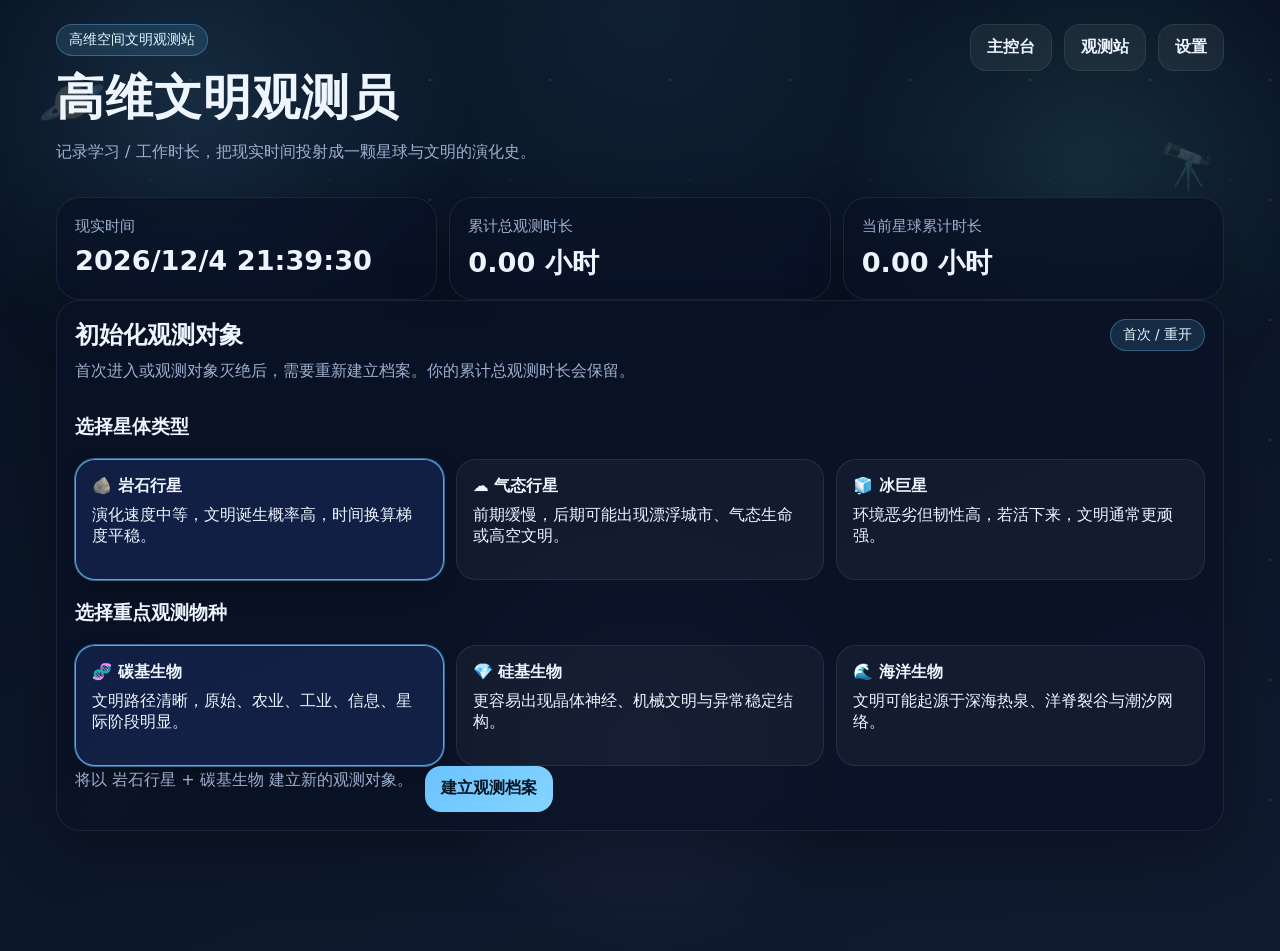
<file: index.html>
<!DOCTYPE html>
<html lang="zh-CN">
<head>
  <meta charset="UTF-8" />
  <meta name="viewport" content="width=device-width, initial-scale=1.0" />
  <meta name="theme-color" content="#08121f" />
  <title>高维文明观测员</title>
  <link rel="stylesheet" href="./styles.css" />
</head>
<body data-theme="nebula">
  <div class="sticker sticker-a">🪐</div>
  <div class="sticker sticker-b">🔭</div>
  <div class="sticker sticker-c">✨</div>

  <div class="app-shell">
    <header class="topbar">
      <div class="brand">
        <span class="badge">高维空间文明观测站</span>
        <h1>高维文明观测员</h1>
        <p class="subtle">
          记录学习 / 工作时长，把现实时间投射成一颗星球与文明的演化史。
        </p>
      </div>

      <div class="header-actions desktop-only">
        <button class="btn btn-ghost nav-button" data-nav="main">主控台</button>
        <button class="btn btn-ghost nav-button" data-nav="report">观测站</button>
        <button class="btn btn-ghost nav-button" data-nav="settings">设置</button>
      </div>
    </header>

    <section class="grid-secondary">
      <div class="card stat">
        <span>现实时间</span>
        <strong id="nowTime">--</strong>
      </div>
      <div class="card stat">
        <span>累计总观测时长</span>
        <strong id="lifetimeHours">0.00 小时</strong>
      </div>
      <div class="card stat">
        <span>当前星球累计时长</span>
        <strong id="worldHours">0.00 小时</strong>
      </div>
    </section>

    <section id="setupView" class="card hidden">
      <div class="section-head">
        <div>
          <h2>初始化观测对象</h2>
          <p class="subtle">
            首次进入或观测对象灭绝后，需要重新建立档案。你的累计总观测时长会保留。
          </p>
        </div>
        <span class="badge">首次 / 重开</span>
      </div>

      <p id="setupNotice" class="notice hidden"></p>

      <div class="setup-columns">
        <div>
          <h3>选择星体类型</h3>
          <div class="choice-grid">
            <label class="choice-card">
              <input type="radio" name="planetType" value="rock" checked />
              <div class="choice-body">
                <div class="choice-title">🪨 岩石行星</div>
                <p>演化速度中等，文明诞生概率高，时间换算梯度平稳。</p>
              </div>
            </label>

            <label class="choice-card">
              <input type="radio" name="planetType" value="gas" />
              <div class="choice-body">
                <div class="choice-title">☁️ 气态行星</div>
                <p>前期缓慢，后期可能出现漂浮城市、气态生命或高空文明。</p>
              </div>
            </label>

            <label class="choice-card">
              <input type="radio" name="planetType" value="ice" />
              <div class="choice-body">
                <div class="choice-title">🧊 冰巨星</div>
                <p>环境恶劣但韧性高，若活下来，文明通常更顽强。</p>
              </div>
            </label>
          </div>
        </div>

        <div>
          <h3>选择重点观测物种</h3>
          <div class="choice-grid">
            <label class="choice-card">
              <input type="radio" name="speciesFocus" value="carbon" checked />
              <div class="choice-body">
                <div class="choice-title">🧬 碳基生物</div>
                <p>文明路径清晰，原始、农业、工业、信息、星际阶段明显。</p>
              </div>
            </label>

            <label class="choice-card">
              <input type="radio" name="speciesFocus" value="silicon" />
              <div class="choice-body">
                <div class="choice-title">💎 硅基生物</div>
                <p>更容易出现晶体神经、机械文明与异常稳定结构。</p>
              </div>
            </label>

            <label class="choice-card">
              <input type="radio" name="speciesFocus" value="ocean" />
              <div class="choice-body">
                <div class="choice-title">🌊 海洋生物</div>
                <p>文明可能起源于深海热泉、洋脊裂谷与潮汐网络。</p>
              </div>
            </label>
          </div>
        </div>
      </div>

      <div class="setup-footer">
        <p class="subtle" id="setupPreview">
          默认会用岩石行星 + 碳基生物建立你的第一颗观测星球。
        </p>
        <button class="btn btn-primary" id="createWorldButton">建立观测档案</button>
      </div>
    </section>

    <section id="mainView" class="grid-main hidden">
      <div class="card">
        <div class="section-head">
          <div>
            <h2>主控台</h2>
            <p class="subtle">开始 / 暂停计时，累积现实世界的学习或工作时长。</p>
          </div>
          <span class="badge" id="statusBadge">待机中</span>
        </div>

        <div class="meter-row">
          <div>
            <span class="label">上次离开至今</span>
            <strong id="offlineDuration">首次进入，暂无离线记录</strong>
          </div>
          <div>
            <span class="label">待返回观测站结算</span>
            <strong id="pendingHours">0 分钟</strong>
          </div>
        </div>

        <div class="timer-panel">
          <div class="timer-number" id="sessionTimer">00:00:00</div>
          <p class="subtle" id="timerHint">当前在线观测尚未开始</p>

          <div class="button-row">
            <button class="btn btn-primary" id="startButton">▶ 开始观测</button>
            <button class="btn btn-ghost" id="pauseButton">⏸ 暂停观测</button>
            <button class="btn btn-secondary" id="stationButton">🔭 返回观测站</button>
          </div>
        </div>

        <div class="progress-block">
          <div class="section-head">
            <div>
              <h3 id="stageName">星球诞生</h3>
              <p class="subtle" id="stageDescription">无生命，仅地质活动与大气形成。</p>
            </div>
            <strong id="planetTimeRule">现实 2h = 1 亿年</strong>
          </div>

          <div class="progress">
            <span id="stageProgressBar"></span>
          </div>
          <p class="subtle" id="stageProgressText">距离下一阶段还需 5 小时。</p>
        </div>
      </div>

      <div class="side-stack">
        <div class="card">
          <div class="section-head">
            <div>
              <h2>当前观测对象</h2>
              <p class="subtle">如果观测到灭绝，你需要重新选择对象，但总时长不会清零。</p>
            </div>
          </div>

          <div class="profile-grid">
            <div class="profile-item">
              <span class="label">星体类型</span>
              <strong id="planetValue">-</strong>
            </div>

            <div class="profile-item">
              <span class="label">重点物种</span>
              <strong id="speciesValue">-</strong>
            </div>

            <div class="profile-item">
              <span class="label">观测员生涯起点</span>
              <strong id="observerSince">-</strong>
            </div>

            <div class="profile-item">
              <span class="label">当前状态</span>
              <strong id="aliveState">-</strong>
            </div>
          </div>

          <div class="traits" id="traitTags"></div>
          <div class="note-panel" id="branchNotes"></div>
        </div>

        <div class="card">
          <div class="section-head">
            <div>
              <h2>最近观测摘要</h2>
              <p class="subtle">简报、关键选项与毁灭记录会保留在这里。</p>
            </div>
          </div>
          <div class="log-list" id="recentLog"></div>
        </div>
      </div>
    </section>

    <section id="reportView" class="card hidden">
      <div class="section-head">
        <div>
          <h2>观测简报</h2>
          <p class="subtle" id="reportStageMeta">返回观测站后，这里会生成新的世界变化。</p>
        </div>
        <span class="badge" id="reportTypeBadge">待命中</span>
      </div>

      <div class="report-hero">
        <div class="report-icon" id="reportIcon">🔭</div>
        <div>
          <h3 id="reportTitle">暂无新简报</h3>
          <p class="subtle" id="reportMeta">开始计时、暂停或离线回来后，再返回观测站查看。</p>
        </div>
      </div>

      <div class="report-body" id="reportText">观测站仍在监听星海。</div>
      <div class="option-list" id="reportOptions"></div>

      <div class="button-row">
        <button class="btn btn-primary" id="reportContinueButton">返回主控台</button>
        <button class="btn btn-danger hidden" id="reportRestartButton">重新选择观测对象</button>
      </div>
    </section>

    <section id="settingsView" class="card hidden">
      <div class="section-head">
        <div>
          <h2>设置</h2>
          <p class="subtle">
            数据默认保存在浏览器本地。清理浏览器缓存会丢失本地记录。
          </p>
        </div>
      </div>

      <div class="settings-grid">
        <div class="setting-item">
          <h3>界面主题</h3>
          <p class="subtle" id="themeLabel">当前主题：深空观测站</p>
          <div class="button-row">
            <button class="btn btn-ghost" id="themeToggleButton">切换主题</button>
          </div>
        </div>

        <div class="setting-item">
          <h3>重置当前星球</h3>
          <p class="subtle">仅清空当前星球，保留观测员累计总时长与首次使用时间。</p>
          <div class="button-row">
            <button class="btn btn-danger" id="resetWorldButton">重新选择星球</button>
          </div>
        </div>

        <div class="setting-item">
          <h3>清空全部数据</h3>
          <p class="subtle">删除本地全部记录，包括总时长、世界线与简报历史。</p>
          <div class="button-row">
            <button class="btn btn-danger" id="clearAllButton">彻底清空</button>
          </div>
        </div>
      </div>
    </section>

    <nav class="mobile-nav">
      <button class="btn btn-ghost nav-button" data-nav="main">主控台</button>
      <button class="btn btn-ghost nav-button" data-nav="report">观测站</button>
      <button class="btn btn-ghost nav-button" data-nav="settings">设置</button>
    </nav>
  </div>

  <script src="./app.js"></script>
</body>
</html>
</file>
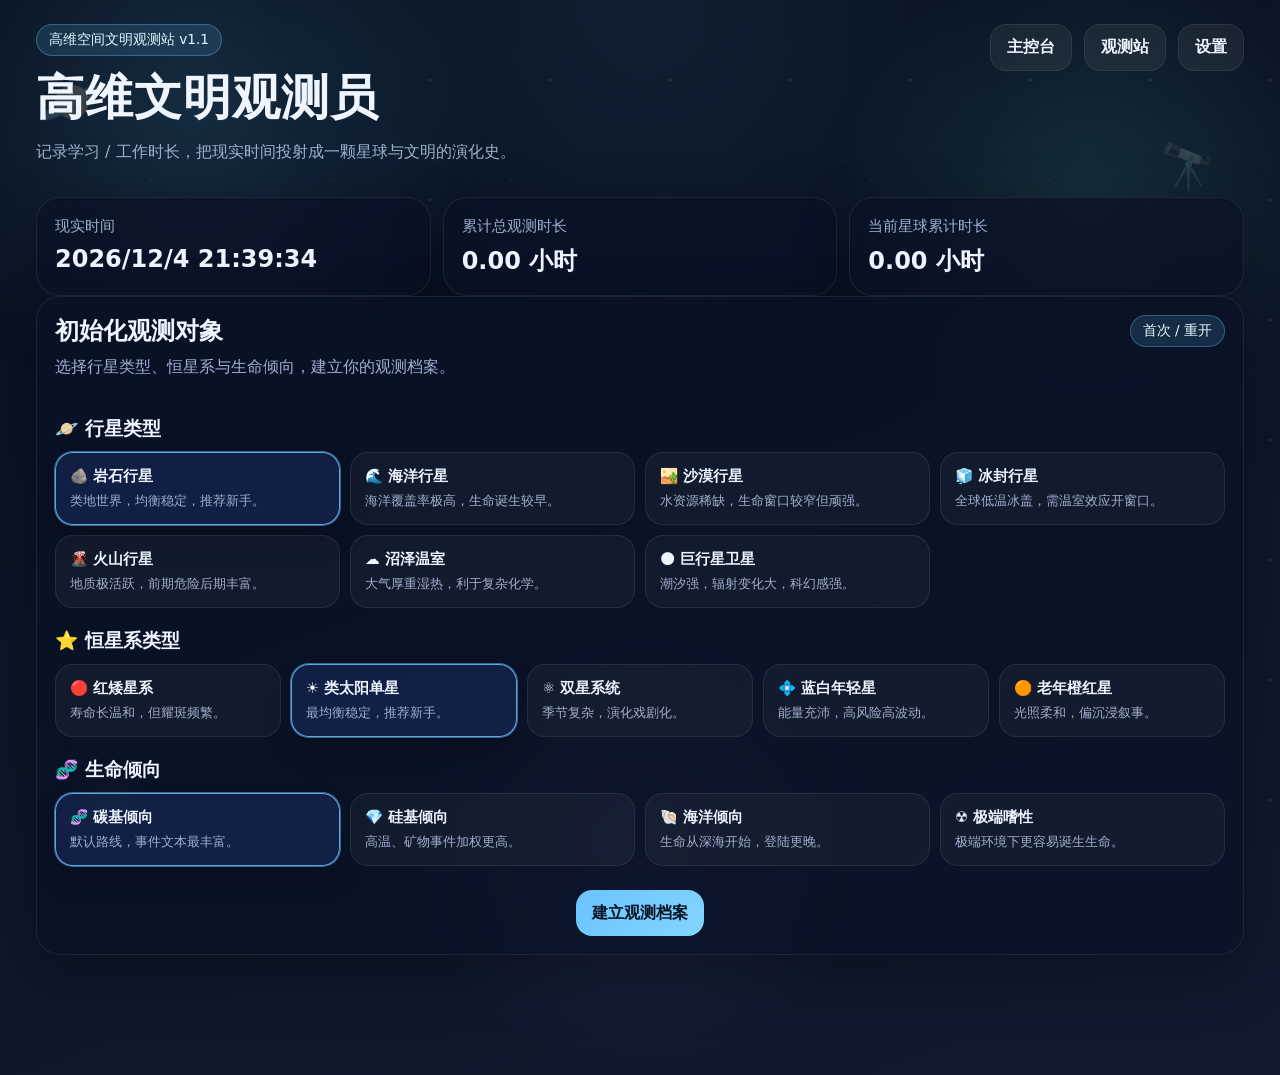
<file: mnt/user-data/outputs/index.html>
<!DOCTYPE html>
<html lang="zh-CN">
<head>
  <meta charset="UTF-8" />
  <meta name="viewport" content="width=device-width, initial-scale=1.0" />
  <meta name="theme-color" content="#08121f" />
  <title>高维文明观测员 v1.1</title>
  <link rel="stylesheet" href="./styles.css" />
</head>
<body data-theme="nebula">
  <div class="sticker sticker-a">🪐</div>
  <div class="sticker sticker-b">🔭</div>
  <div class="sticker sticker-c">✨</div>

  <div class="app-shell">
    <header class="topbar">
      <div class="brand">
        <span class="badge">高维空间文明观测站 v1.1</span>
        <h1>高维文明观测员</h1>
        <p class="subtle">
          记录学习 / 工作时长，把现实时间投射成一颗星球与文明的演化史。
        </p>
      </div>
      <div class="header-actions desktop-only">
        <button class="btn btn-ghost nav-button" data-nav="main">主控台</button>
        <button class="btn btn-ghost nav-button" data-nav="report">观测站</button>
        <button class="btn btn-ghost nav-button" data-nav="settings">设置</button>
      </div>
    </header>

    <!-- ─── 顶部统计 ─── -->
    <section class="grid-secondary">
      <div class="card stat">
        <span>现实时间</span>
        <strong id="nowTime">--</strong>
      </div>
      <div class="card stat">
        <span>累计总观测时长</span>
        <strong id="lifetimeHours">0.00 小时</strong>
      </div>
      <div class="card stat">
        <span>当前星球累计时长</span>
        <strong id="worldHours">0.00 小时</strong>
      </div>
    </section>

    <!-- ═══════════════════════════════════ -->
    <!--           初始设定页               -->
    <!-- ═══════════════════════════════════ -->
    <section id="setupView" class="card hidden">
      <div class="section-head">
        <div>
          <h2>初始化观测对象</h2>
          <p class="subtle">选择行星类型、恒星系与生命倾向，建立你的观测档案。</p>
        </div>
        <span class="badge">首次 / 重开</span>
      </div>

      <p id="setupNotice" class="notice hidden"></p>

      <div class="setup-section">
        <h3>🪐 行星类型</h3>
        <div class="choice-grid choice-grid-7">
          <label class="choice-card">
            <input type="radio" name="planetType" value="rock" checked />
            <div class="choice-body">
              <div class="choice-title">🪨 岩石行星</div>
              <p>类地世界，均衡稳定，推荐新手。</p>
            </div>
          </label>
          <label class="choice-card">
            <input type="radio" name="planetType" value="ocean" />
            <div class="choice-body">
              <div class="choice-title">🌊 海洋行星</div>
              <p>海洋覆盖率极高，生命诞生较早。</p>
            </div>
          </label>
          <label class="choice-card">
            <input type="radio" name="planetType" value="desert" />
            <div class="choice-body">
              <div class="choice-title">🏜️ 沙漠行星</div>
              <p>水资源稀缺，生命窗口较窄但顽强。</p>
            </div>
          </label>
          <label class="choice-card">
            <input type="radio" name="planetType" value="ice" />
            <div class="choice-body">
              <div class="choice-title">🧊 冰封行星</div>
              <p>全球低温冰盖，需温室效应开窗口。</p>
            </div>
          </label>
          <label class="choice-card">
            <input type="radio" name="planetType" value="volcanic" />
            <div class="choice-body">
              <div class="choice-title">🌋 火山行星</div>
              <p>地质极活跃，前期危险后期丰富。</p>
            </div>
          </label>
          <label class="choice-card">
            <input type="radio" name="planetType" value="swamp" />
            <div class="choice-body">
              <div class="choice-title">☁️ 沼泽温室</div>
              <p>大气厚重湿热，利于复杂化学。</p>
            </div>
          </label>
          <label class="choice-card">
            <input type="radio" name="planetType" value="moon" />
            <div class="choice-body">
              <div class="choice-title">🌑 巨行星卫星</div>
              <p>潮汐强，辐射变化大，科幻感强。</p>
            </div>
          </label>
        </div>
      </div>

      <div class="setup-section">
        <h3>⭐ 恒星系类型</h3>
        <div class="choice-grid choice-grid-5">
          <label class="choice-card">
            <input type="radio" name="starSystem" value="red_dwarf" />
            <div class="choice-body">
              <div class="choice-title">🔴 红矮星系</div>
              <p>寿命长温和，但耀斑频繁。</p>
            </div>
          </label>
          <label class="choice-card">
            <input type="radio" name="starSystem" value="sun_like" checked />
            <div class="choice-body">
              <div class="choice-title">☀️ 类太阳单星</div>
              <p>最均衡稳定，推荐新手。</p>
            </div>
          </label>
          <label class="choice-card">
            <input type="radio" name="starSystem" value="binary" />
            <div class="choice-body">
              <div class="choice-title">⚛️ 双星系统</div>
              <p>季节复杂，演化戏剧化。</p>
            </div>
          </label>
          <label class="choice-card">
            <input type="radio" name="starSystem" value="blue_white" />
            <div class="choice-body">
              <div class="choice-title">💠 蓝白年轻星</div>
              <p>能量充沛，高风险高波动。</p>
            </div>
          </label>
          <label class="choice-card">
            <input type="radio" name="starSystem" value="old_orange" />
            <div class="choice-body">
              <div class="choice-title">🟠 老年橙红星</div>
              <p>光照柔和，偏沉浸叙事。</p>
            </div>
          </label>
        </div>
      </div>

      <div class="setup-section">
        <h3>🧬 生命倾向</h3>
        <div class="choice-grid choice-grid-4">
          <label class="choice-card">
            <input type="radio" name="lifeBias" value="carbon" checked />
            <div class="choice-body">
              <div class="choice-title">🧬 碳基倾向</div>
              <p>默认路线，事件文本最丰富。</p>
            </div>
          </label>
          <label class="choice-card">
            <input type="radio" name="lifeBias" value="silicon" />
            <div class="choice-body">
              <div class="choice-title">💎 硅基倾向</div>
              <p>高温、矿物事件加权更高。</p>
            </div>
          </label>
          <label class="choice-card">
            <input type="radio" name="lifeBias" value="oceanic" />
            <div class="choice-body">
              <div class="choice-title">🐚 海洋倾向</div>
              <p>生命从深海开始，登陆更晚。</p>
            </div>
          </label>
          <label class="choice-card">
            <input type="radio" name="lifeBias" value="extremophile" />
            <div class="choice-body">
              <div class="choice-title">☢️ 极端嗜性</div>
              <p>极端环境下更容易诞生生命。</p>
            </div>
          </label>
        </div>
      </div>

      <div class="setup-footer">
        <button class="btn btn-primary" id="createWorldButton">建立观测档案</button>
      </div>
    </section>

    <!-- ═══════════════════════════════════ -->
    <!--             主控台                 -->
    <!-- ═══════════════════════════════════ -->
    <section id="mainView" class="grid-main hidden">
      <div class="card main-left">
        <div class="section-head">
          <div>
            <h2>主控台</h2>
            <p class="subtle">开始 / 暂停计时，累积观测时长。</p>
          </div>
          <span class="badge" id="statusBadge">待机中</span>
        </div>

        <div class="meter-row">
          <div>
            <span class="label">待返回观测站结算</span>
            <strong id="pendingHours">0 分钟</strong>
          </div>
          <div>
            <span class="label">生命窗口</span>
            <strong id="lifeWindowStatus">🔴 未开启</strong>
          </div>
        </div>

        <div class="timer-panel">
          <div class="timer-number" id="sessionTimer">00:00:00</div>
          <p class="subtle" id="timerHint">观测尚未开始</p>
          <div class="button-row">
            <button class="btn btn-primary" id="startButton">▶ 开始观测</button>
            <button class="btn btn-ghost" id="pauseButton">⏸ 暂停观测</button>
            <button class="btn btn-secondary" id="stationButton">🔭 返回观测站</button>
          </div>
        </div>

        <div class="progress-block">
          <div class="section-head">
            <div>
              <h3 id="stageName">星云凝聚</h3>
              <p class="subtle" id="stageDescription">尘埃盘汇聚中。</p>
            </div>
          </div>
          <div class="progress">
            <span id="stageProgressBar"></span>
          </div>
          <p class="subtle" id="stageProgressText"></p>
        </div>

        <!-- 自然参数面板 -->
        <div class="params-section">
          <h3>🌍 自然参数</h3>
          <div class="params-grid" id="paramsPanel"></div>
        </div>

        <!-- 文明参数面板 -->
        <div class="params-section">
          <h3>🏛️ 文明参数</h3>
          <div class="params-grid" id="civParamsPanel"></div>
        </div>
      </div>

      <div class="side-stack">
        <!-- 世界图案 -->
        <div class="card glyph-card">
          <h3 style="margin-bottom:8px;">观测对象状态</h3>
          <div id="worldGlyphContainer" class="glyph-container"></div>
          <div class="profile-grid">
            <div class="profile-item">
              <span class="label">行星类型</span>
              <strong id="planetValue">-</strong>
            </div>
            <div class="profile-item">
              <span class="label">恒星系</span>
              <strong id="starValue">-</strong>
            </div>
            <div class="profile-item">
              <span class="label">生命倾向</span>
              <strong id="biasValue">-</strong>
            </div>
            <div class="profile-item">
              <span class="label">观测员起点</span>
              <strong id="observerSince">-</strong>
            </div>
            <div class="profile-item full-width">
              <span class="label">当前状态</span>
              <strong id="aliveState">-</strong>
            </div>
          </div>
        </div>

        <div class="card">
          <h3>最近观测摘要</h3>
          <div class="log-list" id="recentLog"></div>
        </div>
      </div>
    </section>

    <!-- ═══════════════════════════════════ -->
    <!--           观测简报页               -->
    <!-- ═══════════════════════════════════ -->
    <section id="reportView" class="card hidden">
      <div class="section-head">
        <div>
          <h2>观测简报</h2>
          <p class="subtle" id="reportStageMeta"></p>
        </div>
        <span class="badge" id="reportTypeBadge">待命中</span>
      </div>

      <div class="report-layout">
        <div class="report-glyph-area" id="reportGlyph"></div>
        <div class="report-content-area">
          <div class="report-hero">
            <div class="report-icon" id="reportIcon">🔭</div>
            <div>
              <h3 id="reportTitle">暂无新简报</h3>
              <p class="subtle" id="reportMeta"></p>
            </div>
          </div>
          <div class="report-body" id="reportText">观测站仍在监听星海。</div>
          <div class="option-list" id="reportOptions"></div>
          <div class="button-row" style="margin-top:16px;">
            <button class="btn btn-primary" id="reportContinueButton">返回主控台</button>
            <button class="btn btn-danger hidden" id="reportRestartButton">重新选择观测对象</button>
          </div>
        </div>
      </div>
    </section>

    <!-- ═══════════════════════════════════ -->
    <!--              设置页                -->
    <!-- ═══════════════════════════════════ -->
    <section id="settingsView" class="card hidden">
      <div class="section-head">
        <div>
          <h2>设置</h2>
          <p class="subtle">数据保存在浏览器本地。</p>
        </div>
      </div>
      <div class="settings-grid">
        <div class="setting-item">
          <h3>界面主题</h3>
          <p class="subtle" id="themeLabel">当前主题：深空观测站</p>
          <button class="btn btn-ghost" id="themeToggleButton">切换主题</button>
        </div>
        <div class="setting-item">
          <h3>重置当前星球</h3>
          <p class="subtle">仅清空当前星球，保留累计总时长。</p>
          <button class="btn btn-danger" id="resetWorldButton">重新选择星球</button>
        </div>
        <div class="setting-item">
          <h3>清空全部数据</h3>
          <p class="subtle">删除本地全部记录。</p>
          <button class="btn btn-danger" id="clearAllButton">彻底清空</button>
        </div>
      </div>
    </section>

    <nav class="mobile-nav">
      <button class="btn btn-ghost nav-button" data-nav="main">主控台</button>
      <button class="btn btn-ghost nav-button" data-nav="report">观测站</button>
      <button class="btn btn-ghost nav-button" data-nav="settings">设置</button>
    </nav>
  </div>

  <script src="./app.js"></script>
</body>
</html>
</file>
<file: styles.css>
:root {
  --bg1: #07111f;
  --bg2: #101b30;
  --card: rgba(10, 18, 38, 0.75);
  --line: rgba(255, 255, 255, 0.08);
  --text: #eef5ff;
  --muted: #9db0cf;
  --accent: #6bc2ff;
  --accent2: #67efd8;
  --danger: #ff7b96;
  --shadow: rgba(0, 0, 0, 0.3);
}

body[data-theme="aurora"] {
  --bg1: #08192b;
  --bg2: #103044;
  --card: rgba(8, 24, 34, 0.75);
  --line: rgba(129, 247, 230, 0.12);
  --text: #eefeff;
  --muted: #a8cad1;
  --accent: #90ddff;
  --accent2: #8dffc0;
}

* {
  box-sizing: border-box;
}

html, body {
  margin: 0;
  min-height: 100%;
}

body {
  font-family: "Inter", "PingFang SC", "Microsoft YaHei", system-ui, sans-serif;
  color: var(--text);
  background:
    radial-gradient(circle at 15% 10%, rgba(107, 194, 255, 0.14), transparent 20%),
    radial-gradient(circle at 85% 18%, rgba(103, 239, 216, 0.11), transparent 18%),
    radial-gradient(circle at 50% 78%, rgba(177, 128, 255, 0.10), transparent 22%),
    linear-gradient(160deg, var(--bg1), var(--bg2));
  position: relative;
  overflow-x: hidden;
}

body::before,
body::after {
  content: "";
  position: fixed;
  inset: 0;
  pointer-events: none;
  z-index: 0;
}

body::before {
  background-image:
    radial-gradient(circle, rgba(255, 255, 255, 0.55) 1px, transparent 1px),
    radial-gradient(circle, rgba(255, 255, 255, 0.22) 1px, transparent 1px);
  background-size: 120px 120px, 180px 180px;
  background-position: 10px 20px, 60px 90px;
  opacity: 0.22;
}

body::after {
  background: radial-gradient(circle at 50% 0%, rgba(107, 194, 255, 0.08), transparent 35%);
}

h1, h2, h3, p {
  margin-top: 0;
}

button,
input {
  font: inherit;
}

.app-shell {
  position: relative;
  z-index: 1;
  max-width: 1200px;
  margin: 0 auto;
  padding: 24px 16px 120px;
}

.topbar {
  display: flex;
  align-items: flex-start;
  justify-content: space-between;
  gap: 16px;
  flex-wrap: wrap;
}

.brand h1 {
  margin: 10px 0 8px;
  font-size: clamp(1.85rem, 4vw, 3rem);
  letter-spacing: 0.02em;
}

.subtle {
  color: var(--muted);
  line-height: 1.7;
}

.grid-secondary {
  display: grid;
  grid-template-columns: repeat(3, 1fr);
  gap: 12px;
  margin-top: 16px;
}

.grid-main {
  display: grid;
  grid-template-columns: minmax(0, 1.2fr) minmax(320px, 0.8fr);
  gap: 16px;
  align-items: start;
  margin-top: 16px;
}

.side-stack {
  display: grid;
  gap: 16px;
}

.card {
  background: var(--card);
  border: 1px solid var(--line);
  border-radius: 24px;
  padding: 18px;
  backdrop-filter: blur(14px);
  box-shadow: 0 20px 60px var(--shadow);
}

.stat {
  display: flex;
  flex-direction: column;
  gap: 8px;
  min-width: 220px;
}

.stat span {
  color: var(--muted);
  font-size: 0.95rem;
}

.stat strong {
  font-size: clamp(1.1rem, 3vw, 1.7rem);
}

.section-head,
.setup-footer,
.header-actions,
.button-row {
  display: flex;
  gap: 12px;
  flex-wrap: wrap;
}

.section-head {
  justify-content: space-between;
  align-items: flex-start;
  margin-bottom: 14px;
}

.section-head h2,
.section-head h3 {
  margin-bottom: 6px;
}

.badge {
  display: inline-flex;
  align-items: center;
  gap: 6px;
  padding: 6px 12px;
  border-radius: 999px;
  font-size: 0.85rem;
  color: #e4f8ff;
  background: rgba(102, 196, 255, 0.14);
  border: 1px solid rgba(102, 196, 255, 0.34);
}

.label {
  display: block;
  color: var(--muted);
  font-size: 0.92rem;
  margin-bottom: 6px;
}

.meter-row,
.profile-grid,
.settings-grid {
  display: grid;
  gap: 12px;
}

.meter-row,
.profile-grid {
  grid-template-columns: repeat(2, 1fr);
}

.settings-grid {
  grid-template-columns: repeat(3, 1fr);
}

.meter-row > div,
.profile-item,
.setting-item,
.note-item,
.log-item {
  padding: 14px;
  border-radius: 18px;
  background: rgba(255, 255, 255, 0.04);
  border: 1px solid rgba(255, 255, 255, 0.06);
}

.timer-panel {
  margin-top: 16px;
  padding: 18px;
  border-radius: 22px;
  background: linear-gradient(135deg, rgba(69, 133, 255, 0.16), rgba(103, 239, 216, 0.08));
  border: 1px solid rgba(112, 168, 255, 0.18);
}

.timer-number {
  font-size: clamp(2rem, 7vw, 4rem);
  font-weight: 800;
  letter-spacing: 0.06em;
  margin-bottom: 8px;
  animation: pulse 1.8s ease-in-out infinite;
}

@keyframes pulse {
  0%, 100% {
    transform: scale(1);
    opacity: 0.96;
  }
  50% {
    transform: scale(1.015);
    opacity: 1;
  }
}

.btn {
  border: none;
  border-radius: 16px;
  padding: 12px 16px;
  min-height: 46px;
  font-weight: 700;
  cursor: pointer;
  transition: transform 0.18s ease, box-shadow 0.18s ease, background 0.18s ease, color 0.18s ease;
  display: inline-flex;
  align-items: center;
  justify-content: center;
  gap: 8px;
}

.btn:hover {
  transform: translateY(-1px) scale(1.01);
  box-shadow: 0 12px 30px rgba(0, 0, 0, 0.18);
}

.btn:disabled {
  opacity: 0.45;
  cursor: not-allowed;
  box-shadow: none;
  transform: none;
}

.btn-primary {
  background: linear-gradient(135deg, var(--accent), #83d5ff);
  color: #061322;
}

.btn-secondary {
  background: linear-gradient(135deg, var(--accent2), #8cffe0);
  color: #061322;
}

.btn-ghost {
  color: var(--text);
  background: rgba(255, 255, 255, 0.06);
  border: 1px solid rgba(255, 255, 255, 0.08);
}

.btn-danger {
  background: linear-gradient(135deg, #ff7777, #ff5f9b);
  color: #230811;
}

.nav-active {
  border-color: rgba(107, 194, 255, 0.45);
  background: rgba(61, 122, 255, 0.14);
}

.progress-block {
  margin-top: 16px;
}

.progress {
  height: 10px;
  border-radius: 999px;
  overflow: hidden;
  background: rgba(255, 255, 255, 0.08);
}

.progress > span {
  display: block;
  height: 100%;
  width: 0%;
  border-radius: 999px;
  background: linear-gradient(90deg, var(--accent), var(--accent2));
  transition: width 0.35s ease;
}

.traits {
  display: flex;
  flex-wrap: wrap;
  gap: 10px;
  margin-top: 14px;
}

.chip {
  padding: 8px 12px;
  border-radius: 999px;
  font-size: 0.92rem;
  background: rgba(255, 255, 255, 0.06);
  border: 1px solid rgba(255, 255, 255, 0.08);
}

.chip.positive {
  color: #dffef1;
  border-color: rgba(109, 255, 194, 0.35);
}

.chip.negative {
  color: #ffe0e7;
  border-color: rgba(255, 130, 149, 0.35);
}

.note-panel,
.log-list,
.setup-columns,
.option-list {
  display: grid;
  gap: 10px;
}

.setup-columns {
  gap: 20px;
}

.choice-grid {
  display: grid;
  grid-template-columns: repeat(3, 1fr);
  gap: 12px;
  margin-top: 12px;
}

.choice-card {
  display: block;
  cursor: pointer;
}

.choice-card input {
  display: none;
}

.choice-body {
  height: 100%;
  padding: 16px;
  border-radius: 20px;
  background: rgba(255, 255, 255, 0.04);
  border: 1px solid rgba(255, 255, 255, 0.08);
  transition: transform 0.18s ease, border-color 0.18s ease, box-shadow 0.18s ease;
}

.choice-card:hover .choice-body {
  transform: translateY(-1px);
  box-shadow: 0 12px 28px rgba(0, 0, 0, 0.18);
}

.choice-card input:checked + .choice-body {
  border-color: rgba(107, 194, 255, 0.85);
  box-shadow: 0 0 0 1px rgba(107, 194, 255, 0.5), 0 16px 30px rgba(0, 0, 0, 0.2);
  background: rgba(68, 112, 255, 0.14);
}

.choice-title {
  display: flex;
  align-items: center;
  gap: 10px;
  font-weight: 800;
  margin-bottom: 8px;
}

.notice {
  padding: 14px 16px;
  border-radius: 18px;
  background: rgba(255, 110, 145, 0.12);
  border: 1px solid rgba(255, 110, 145, 0.28);
  color: #ffd8e4;
  margin: 0 0 14px;
}

.report-hero {
  display: flex;
  gap: 16px;
  align-items: center;
  margin: 14px 0;
}

.report-icon {
  width: 72px;
  height: 72px;
  border-radius: 22px;
  display: grid;
  place-items: center;
  font-size: 2rem;
  background: linear-gradient(135deg, rgba(107, 194, 255, 0.22), rgba(103, 239, 216, 0.16));
  border: 1px solid rgba(255, 255, 255, 0.08);
}

.report-body {
  white-space: pre-line;
  line-height: 1.8;
  font-size: 1.03rem;
  padding: 18px;
  border-radius: 20px;
  background: rgba(255, 255, 255, 0.04);
  border: 1px solid rgba(255, 255, 255, 0.06);
}

.option-btn {
  width: 100%;
  text-align: left;
  padding: 16px;
  border-radius: 18px;
  border: 1px solid rgba(255, 255, 255, 0.08);
  background: rgba(255, 255, 255, 0.05);
  color: var(--text);
  cursor: pointer;
  transition: transform 0.16s ease, border-color 0.16s ease, background 0.16s ease;
}

.option-btn:hover {
  transform: translateY(-1px);
  border-color: rgba(107, 194, 255, 0.55);
  background: rgba(68, 112, 255, 0.12);
}

.log-item strong {
  display: block;
  margin-bottom: 6px;
}

.log-item small {
  color: var(--muted);
}

.sticker {
  position: fixed;
  z-index: 0;
  opacity: 0.18;
  pointer-events: none;
  animation: drift 10s ease-in-out infinite alternate;
}

.sticker-a {
  top: 70px;
  left: 3vw;
  font-size: 3.4rem;
}

.sticker-b {
  top: 140px;
  right: 5vw;
  font-size: 2.8rem;
  animation-duration: 12s;
}

.sticker-c {
  bottom: 80px;
  left: 6vw;
  font-size: 3rem;
  animation-duration: 14s;
}

@keyframes drift {
  from {
    transform: translateY(0) rotate(-4deg);
  }
  to {
    transform: translateY(10px) rotate(6deg);
  }
}

.mobile-nav {
  position: fixed;
  left: 50%;
  bottom: 14px;
  transform: translateX(-50%);
  z-index: 3;
  display: none;
  gap: 10px;
  padding: 10px;
  border-radius: 20px;
  background: rgba(9, 15, 34, 0.86);
  backdrop-filter: blur(12px);
  border: 1px solid rgba(255, 255, 255, 0.08);
  box-shadow: 0 18px 40px rgba(0, 0, 0, 0.28);
}

.hidden {
  display: none !important;
}

@media (max-width: 900px) {
  .grid-secondary,
  .grid-main,
  .meter-row,
  .profile-grid,
  .settings-grid,
  .choice-grid {
    grid-template-columns: 1fr;
  }

  .desktop-only {
    display: none !important;
  }

  .mobile-nav {
    display: flex;
  }

  .app-shell {
    padding-bottom: 112px;
  }

  .report-hero {
    align-items: flex-start;
  }

  .sticker {
    display: none;
  }
}
</file>
<file: mnt/user-data/outputs/styles.css>
:root {
  --bg1: #07111f;
  --bg2: #101b30;
  --card: rgba(10, 18, 38, 0.75);
  --line: rgba(255, 255, 255, 0.08);
  --text: #eef5ff;
  --muted: #9db0cf;
  --accent: #6bc2ff;
  --accent2: #67efd8;
  --danger: #ff7b96;
  --shadow: rgba(0, 0, 0, 0.3);
}

body[data-theme="aurora"] {
  --bg1: #08192b;
  --bg2: #103044;
  --card: rgba(8, 24, 34, 0.75);
  --line: rgba(129, 247, 230, 0.12);
  --text: #eefeff;
  --muted: #a8cad1;
  --accent: #90ddff;
  --accent2: #8dffc0;
}

* { box-sizing: border-box; }
html, body { margin: 0; min-height: 100%; }

body {
  font-family: "Inter", "PingFang SC", "Microsoft YaHei", system-ui, sans-serif;
  color: var(--text);
  background:
    radial-gradient(circle at 15% 10%, rgba(107, 194, 255, 0.14), transparent 20%),
    radial-gradient(circle at 85% 18%, rgba(103, 239, 216, 0.11), transparent 18%),
    radial-gradient(circle at 50% 78%, rgba(177, 128, 255, 0.10), transparent 22%),
    linear-gradient(160deg, var(--bg1), var(--bg2));
  overflow-x: hidden;
}

body::before, body::after {
  content: ""; position: fixed; inset: 0;
  pointer-events: none; z-index: 0;
}
body::before {
  background-image:
    radial-gradient(circle, rgba(255,255,255,0.55) 1px, transparent 1px),
    radial-gradient(circle, rgba(255,255,255,0.22) 1px, transparent 1px);
  background-size: 120px 120px, 180px 180px;
  background-position: 10px 20px, 60px 90px;
  opacity: 0.22;
}
body::after {
  background: radial-gradient(circle at 50% 0%, rgba(107,194,255,0.08), transparent 35%);
}

h1, h2, h3, p { margin-top: 0; }
button, input { font: inherit; }

.app-shell {
  position: relative; z-index: 1;
  max-width: 1240px; margin: 0 auto;
  padding: 24px 16px 120px;
}

.topbar {
  display: flex; align-items: flex-start;
  justify-content: space-between; gap: 16px; flex-wrap: wrap;
}

.brand h1 {
  margin: 10px 0 8px;
  font-size: clamp(1.85rem, 4vw, 3rem);
  letter-spacing: 0.02em;
}

.subtle { color: var(--muted); line-height: 1.7; }

/* ── Grid layouts ── */
.grid-secondary {
  display: grid; grid-template-columns: repeat(3, 1fr);
  gap: 12px; margin-top: 16px;
}

.grid-main {
  display: grid;
  grid-template-columns: minmax(0, 1.3fr) minmax(300px, 0.7fr);
  gap: 16px; align-items: start; margin-top: 16px;
}

.side-stack { display: grid; gap: 16px; }

/* ── Card ── */
.card {
  background: var(--card);
  border: 1px solid var(--line);
  border-radius: 24px; padding: 18px;
  backdrop-filter: blur(14px);
  box-shadow: 0 20px 60px var(--shadow);
}

.stat {
  display: flex; flex-direction: column; gap: 8px; min-width: 140px;
}
.stat span { color: var(--muted); font-size: 0.95rem; }
.stat strong { font-size: clamp(1.05rem, 2.5vw, 1.5rem); }

.section-head, .setup-footer, .header-actions, .button-row {
  display: flex; gap: 12px; flex-wrap: wrap;
}
.section-head { justify-content: space-between; align-items: flex-start; margin-bottom: 14px; }
.section-head h2, .section-head h3 { margin-bottom: 6px; }

.badge {
  display: inline-flex; align-items: center; gap: 6px;
  padding: 6px 12px; border-radius: 999px; font-size: 0.85rem;
  color: #e4f8ff;
  background: rgba(102,196,255,0.14);
  border: 1px solid rgba(102,196,255,0.34);
  white-space: nowrap;
}

.label { display: block; color: var(--muted); font-size: 0.92rem; margin-bottom: 6px; }

.meter-row, .profile-grid, .settings-grid { display: grid; gap: 12px; }
.meter-row, .profile-grid { grid-template-columns: repeat(2, 1fr); }
.settings-grid { grid-template-columns: repeat(3, 1fr); }

.meter-row > div, .profile-item, .setting-item, .note-item, .log-item {
  padding: 14px; border-radius: 18px;
  background: rgba(255,255,255,0.04);
  border: 1px solid rgba(255,255,255,0.06);
}

.profile-item.full-width { grid-column: 1 / -1; }

/* ── Timer ── */
.timer-panel {
  margin-top: 16px; padding: 18px; border-radius: 22px;
  background: linear-gradient(135deg, rgba(69,133,255,0.16), rgba(103,239,216,0.08));
  border: 1px solid rgba(112,168,255,0.18);
}

.timer-number {
  font-size: clamp(2rem, 7vw, 4rem);
  font-weight: 800; letter-spacing: 0.06em; margin-bottom: 8px;
  animation: pulse 1.8s ease-in-out infinite;
}

@keyframes pulse {
  0%, 100% { transform: scale(1); opacity: 0.96; }
  50% { transform: scale(1.015); opacity: 1; }
}

/* ── Buttons ── */
.btn {
  border: none; border-radius: 16px; padding: 12px 16px;
  min-height: 46px; font-weight: 700; cursor: pointer;
  transition: transform 0.18s ease, box-shadow 0.18s ease, background 0.18s ease;
  display: inline-flex; align-items: center; justify-content: center; gap: 8px;
}
.btn:hover { transform: translateY(-1px) scale(1.01); box-shadow: 0 12px 30px rgba(0,0,0,0.18); }
.btn:disabled { opacity: 0.45; cursor: not-allowed; box-shadow: none; transform: none; }
.btn-primary { background: linear-gradient(135deg, var(--accent), #83d5ff); color: #061322; }
.btn-secondary { background: linear-gradient(135deg, var(--accent2), #8cffe0); color: #061322; }
.btn-ghost { color: var(--text); background: rgba(255,255,255,0.06); border: 1px solid rgba(255,255,255,0.08); }
.btn-danger { background: linear-gradient(135deg, #ff7777, #ff5f9b); color: #230811; }
.nav-active { border-color: rgba(107,194,255,0.45); background: rgba(61,122,255,0.14); }

/* ── Progress ── */
.progress-block { margin-top: 16px; }
.progress { height: 10px; border-radius: 999px; overflow: hidden; background: rgba(255,255,255,0.08); }
.progress > span {
  display: block; height: 100%; width: 0%; border-radius: 999px;
  background: linear-gradient(90deg, var(--accent), var(--accent2));
  transition: width 0.35s ease;
}

/* ── Setup choices ── */
.setup-section { margin-top: 20px; }
.setup-section h3 { margin-bottom: 10px; }
.setup-footer { margin-top: 24px; justify-content: center; }

.choice-grid {
  display: grid; gap: 10px; margin-top: 8px;
}
.choice-grid-7 { grid-template-columns: repeat(4, 1fr); }
.choice-grid-5 { grid-template-columns: repeat(5, 1fr); }
.choice-grid-4 { grid-template-columns: repeat(4, 1fr); }

.choice-card { display: block; cursor: pointer; }
.choice-card input { display: none; }
.choice-body {
  height: 100%; padding: 14px; border-radius: 18px;
  background: rgba(255,255,255,0.04);
  border: 1px solid rgba(255,255,255,0.08);
  transition: transform 0.18s ease, border-color 0.18s ease, box-shadow 0.18s ease;
  font-size: 0.88rem;
}
.choice-body p { margin-bottom: 0; font-size: 0.82rem; color: var(--muted); }
.choice-card:hover .choice-body { transform: translateY(-1px); box-shadow: 0 12px 28px rgba(0,0,0,0.18); }
.choice-card input:checked + .choice-body {
  border-color: rgba(107,194,255,0.85);
  box-shadow: 0 0 0 1px rgba(107,194,255,0.5), 0 16px 30px rgba(0,0,0,0.2);
  background: rgba(68,112,255,0.14);
}
.choice-title { display: flex; align-items: center; gap: 8px; font-weight: 800; margin-bottom: 6px; font-size: 0.92rem; }

.notice {
  padding: 14px 16px; border-radius: 18px;
  background: rgba(255,110,145,0.12);
  border: 1px solid rgba(255,110,145,0.28);
  color: #ffd8e4; margin: 0 0 14px;
}

/* ── Parameters ── */
.params-section { margin-top: 18px; }
.params-section h3 { margin-bottom: 10px; font-size: 1rem; }
.params-grid {
  display: grid; grid-template-columns: repeat(2, 1fr); gap: 8px;
}

.param-item {
  padding: 8px 12px; border-radius: 14px;
  background: rgba(255,255,255,0.03);
  border: 1px solid rgba(255,255,255,0.05);
}
.param-head {
  display: flex; justify-content: space-between; align-items: center;
  margin-bottom: 4px;
}
.param-head span { font-size: 0.82rem; color: var(--muted); }
.param-head strong { font-size: 0.88rem; }
.param-bar {
  height: 5px; border-radius: 999px; overflow: hidden;
  background: rgba(255,255,255,0.06);
}
.param-bar > span {
  display: block; height: 100%; border-radius: 999px;
  background: linear-gradient(90deg, var(--accent), var(--accent2));
  transition: width 0.3s ease;
}

/* ── SVG World Glyph ── */
.glyph-card { text-align: center; }
.glyph-container {
  display: flex; justify-content: center; align-items: center;
  margin: 10px auto 16px; max-width: 220px;
}
.glyph-container svg, .world-glyph { width: 100%; height: auto; }
.glyph-empty {
  padding: 40px; color: var(--muted); font-size: 0.95rem;
}

/* ── Report ── */
.report-layout {
  display: grid; grid-template-columns: 200px 1fr; gap: 20px; align-items: start;
}
.report-glyph-area { display: flex; justify-content: center; }
.report-glyph-area svg { max-width: 180px; }

.report-hero {
  display: flex; gap: 16px; align-items: center; margin: 14px 0;
}
.report-icon {
  width: 60px; height: 60px; border-radius: 18px;
  display: grid; place-items: center; font-size: 1.8rem;
  background: linear-gradient(135deg, rgba(107,194,255,0.22), rgba(103,239,216,0.16));
  border: 1px solid rgba(255,255,255,0.08);
  flex-shrink: 0;
}
.report-body {
  white-space: pre-line; line-height: 1.8; font-size: 1rem;
  padding: 18px; border-radius: 20px;
  background: rgba(255,255,255,0.04);
  border: 1px solid rgba(255,255,255,0.06);
}

.option-list { display: grid; gap: 10px; margin-top: 12px; }
.option-btn {
  width: 100%; text-align: left; padding: 16px;
  border-radius: 18px; border: 1px solid rgba(255,255,255,0.08);
  background: rgba(255,255,255,0.05); color: var(--text);
  cursor: pointer; font-size: 0.95rem;
  transition: transform 0.16s ease, border-color 0.16s ease, background 0.16s ease;
}
.option-btn:hover {
  transform: translateY(-1px);
  border-color: rgba(107,194,255,0.55);
  background: rgba(68,112,255,0.12);
}

.log-list { display: grid; gap: 8px; }
.log-item strong { display: block; margin-bottom: 4px; font-size: 0.92rem; }
.log-item small { color: var(--muted); font-size: 0.82rem; }

/* ── Decorative ── */
.sticker {
  position: fixed; z-index: 0; opacity: 0.18; pointer-events: none;
  animation: drift 10s ease-in-out infinite alternate;
}
.sticker-a { top: 70px; left: 3vw; font-size: 3.4rem; }
.sticker-b { top: 140px; right: 5vw; font-size: 2.8rem; animation-duration: 12s; }
.sticker-c { bottom: 80px; left: 6vw; font-size: 3rem; animation-duration: 14s; }

@keyframes drift {
  from { transform: translateY(0) rotate(-4deg); }
  to { transform: translateY(10px) rotate(6deg); }
}

.mobile-nav {
  position: fixed; left: 50%; bottom: 14px;
  transform: translateX(-50%); z-index: 3;
  display: none; gap: 10px; padding: 10px;
  border-radius: 20px;
  background: rgba(9,15,34,0.86);
  backdrop-filter: blur(12px);
  border: 1px solid rgba(255,255,255,0.08);
  box-shadow: 0 18px 40px rgba(0,0,0,0.28);
}

.hidden { display: none !important; }

/* ── Responsive ── */
@media (max-width: 1000px) {
  .choice-grid-7, .choice-grid-5 { grid-template-columns: repeat(3, 1fr); }
  .choice-grid-4 { grid-template-columns: repeat(2, 1fr); }
}

@media (max-width: 900px) {
  .grid-secondary, .grid-main, .meter-row, .profile-grid,
  .settings-grid { grid-template-columns: 1fr; }

  .params-grid { grid-template-columns: repeat(2, 1fr); }

  .choice-grid-7, .choice-grid-5, .choice-grid-4 { grid-template-columns: repeat(2, 1fr); }

  .report-layout { grid-template-columns: 1fr; }
  .report-glyph-area { max-width: 160px; margin: 0 auto; }

  .desktop-only { display: none !important; }
  .mobile-nav { display: flex; }
  .app-shell { padding-bottom: 112px; }
  .sticker { display: none; }
}

@media (max-width: 500px) {
  .choice-grid-7, .choice-grid-5, .choice-grid-4 { grid-template-columns: 1fr; }
  .params-grid { grid-template-columns: 1fr; }
}
</file>
